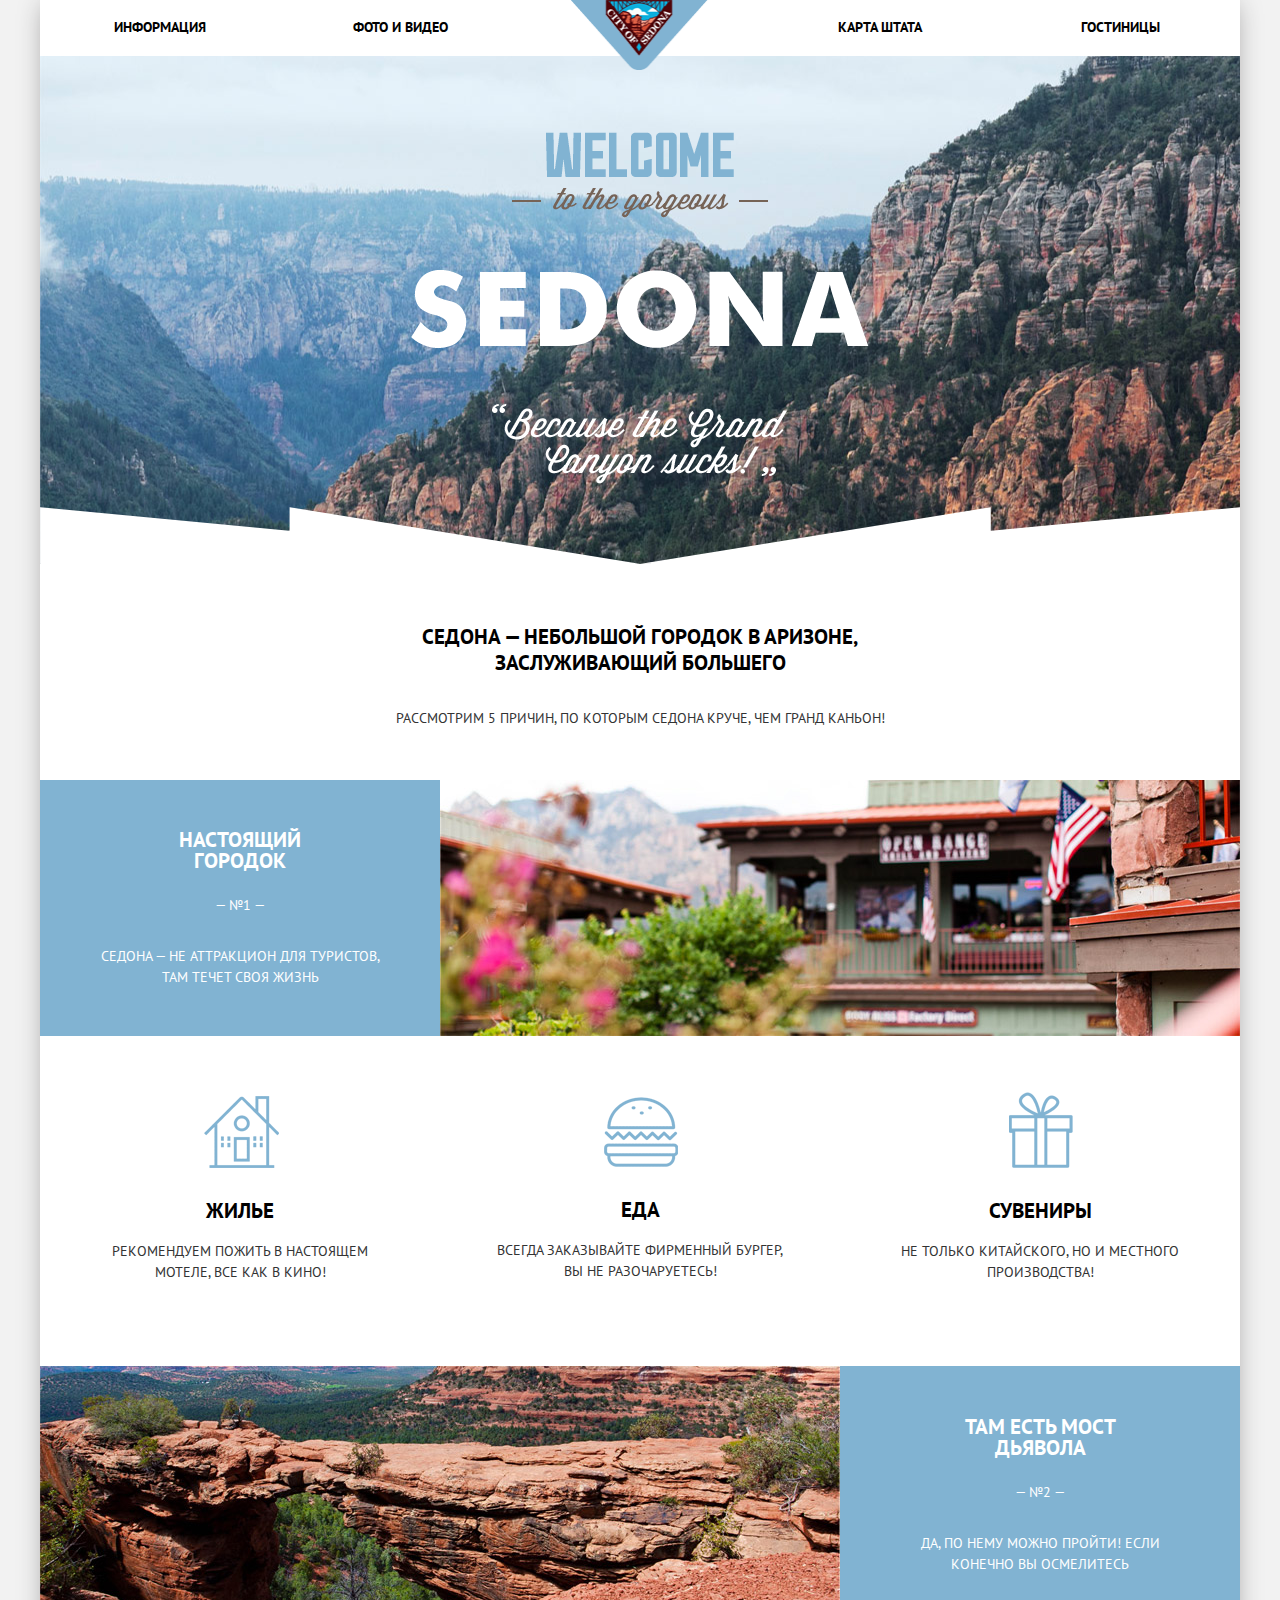
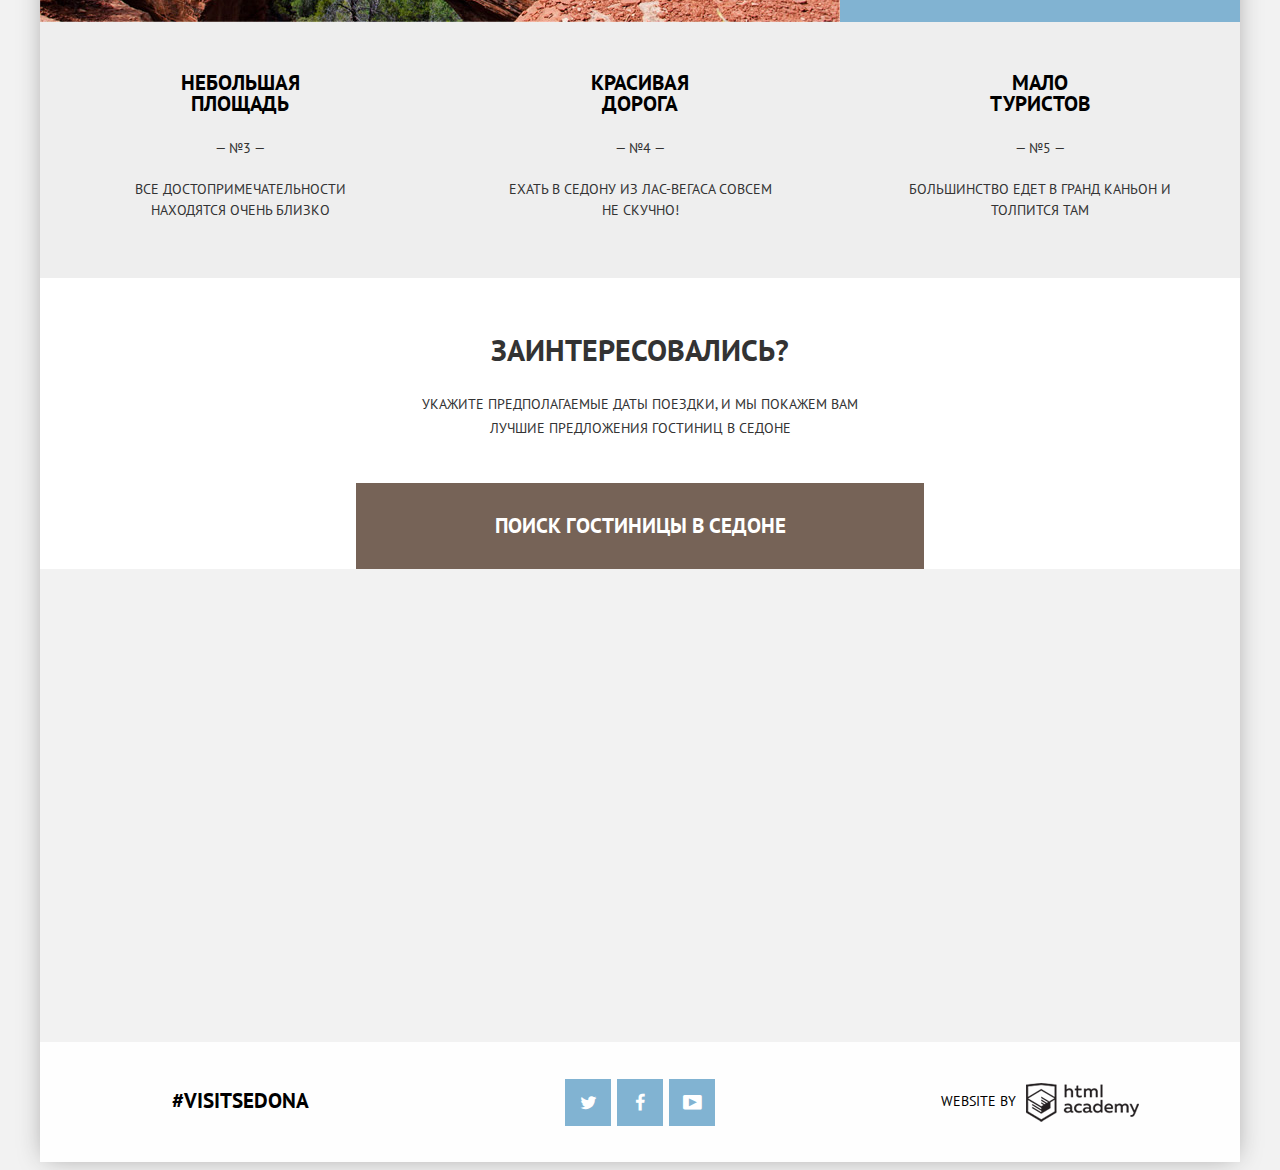
<file: index.html>
<!DOCTYPE html>
<html lang="ru">

<head>
  <meta charset="utf-8">
  <title>Седона</title>
  <link href="https://fonts.googleapis.com/css?family=PT+Sans:400,700&subset=cyrillic" rel="stylesheet">
  <link rel="stylesheet" href="css/normalize.css">
  <link rel="stylesheet" href="css/style.css">
</head>

<body>
  <div class="container">
    <header class="main-header">
      <nav class="main-nav">
        <ul>
          <li>
            <a href="#">Информация</a>
          </li>
          <li>
            <a href="#">Фото и видео</a>
          </li>
          <li>
            <a href="#">Карта штата</a>
          </li>
          <li>
            <a href="hotels.html">Гостиницы</a>
          </li>
        </ul>
      </nav>
      <div class="header-logo">
        <a href="index.html">
          <img src="img/index-logo.png" width="137" height="70" alt="logo">
        </a>
      </div>
    </header>
    <main>
      <section class="index-intro">
        <img class="text-intro" src="img/index-intro.png" alt="SEDONA">
        <img class="intro-bottom" src="img/intro-bottom.png" alt="bottom">
      </section>
      <section class="headline">
        <h2>Седона &mdash; небольшой городок в Аризоне,
					заслуживающий большего</h2>
        <p>Рассмотрим 5 причин, по которым Седона круче, чем Гранд Каньон!</p>
      </section>
      <section class="features">
        <div class="features-item	features-blue">
          <h2>Настоящий городок</h2>
          <span>&mdash; №1 &mdash;</span>
          <p>Седона &mdash; не аттракцион для туристов, там течет своя жизнь</p>
        </div>
        <div class="features-img">
          <img src="img/town.jpg" width="800" height="256" alt="town">
        </div>
      </section>
      <section class="services">
        <div class="service-item">
          <h2>Жилье</h2>
          <p>Рекомендуем пожить в настоящем мотеле, все как в кино!</p>
        </div>
        <div class="service-item">
          <h2>Еда</h2>
          <p>Всегда заказывайте фирменный бургер, вы не разочаруетесь!</p>
        </div>
        <div class="service-item">
          <h2>Сувениры</h2>
          <p>Не только китайского, но и местного производства!</p>
        </div>
      </section>
      <section class="features">
        <div class="features-img">
          <img src="img/rocks.jpg" width="800" height="256" alt="rocks">
        </div>
        <div class="features-item features-blue">
          <h2>Там есть мост дьявола</h2>
          <span>&mdash; №2 &mdash;</span>
          <p>Да, по нему можно пройти! Если конечно вы осмелитесь</p>
        </div>
      </section>
      <section class="features">
        <div class="features-item features-gray">
          <h2>Небольшая площадь</h2>
          <span>&mdash; №3 &mdash;</span>
          <p>Все достопримечательности находятся очень близко</p>
        </div>
        <div class="features-item features-gray">
          <h2>Красивая дорога</h2>
          <span>&mdash; №4 &mdash;</span>
          <p>Ехать в Седону из Лас-Вегаса совсем не скучно!</p>
        </div>
        <div class="features-item features-gray">
          <h2>Мало туристов</h2>
          <span>&mdash; №5 &mdash;</span>
          <p>Большинство едет в Гранд Каньон и толпится там</p>
        </div>
      </section>
      <section class="hotel-search">
        <div class="order">
          <h3>Заинтересовались?</h3>
          <p>Укажите предполагаемые даты поездки, и мы покажем Вам лучшие предложения гостиниц в Седоне</p>
          <a href="order-form.html" class="open-close-form">Поиск гостиницы в Седоне</a>
        </div>
      </section>
      <section class="map">
        <form class="order-form" action="https://echo.htmlacademy.ru/">
          <div class="order-form-date">
            <label for="in-date">Дата заезда:</label>
            <input type="text" name="in-date" id="in-date" value="24 апреля 2016">
            <span class="icon-calendar"></span>
          </div>
          <div class="order-form-date">
            <label for="out-date">Дата выезда:</label>
            <input type="text" name="out-date" id="out-date" value="4 июля 2016">
            <span class="icon-calendar"></span>
          </div>
          <div class="humans">
            <div class="adults">
              <label for="adults">Взрослые:</label>
              <button type="button" class="icon-minus"></button>
              <input type="text" id="adults" name="adults" value="2">
              <button type="button" class="icon-plus"></button>
            </div>
            <div class="children">
              <label for="children">Дети:</label>
              <button type="button" class="icon-minus"></button>
              <input type="text" id="children" name="children" value="0">
              <button type="button" class="icon-plus"></button>
            </div>
          </div>
          <input class="search-ok" type="submit" name="search-ok" value="Найти">
        </form>
        <iframe src="https://www.google.com/maps/embed?pb=!1m18!1m12!1m3!1d419081.08500739076!2d-112.07529035163354!3d34.85444386525423!2m3!1f0!2f0!3f0!3m2!1i1024!2i768!4f13.1!3m3!1m2!1s0x872da132f942b00d%3A0x5548c523fa6c8efd!2z0KHQtdC00L7QvdCwLCDQkNGA0LjQt9C-0L3QsCA4NjMzNiwg0KHQqNCQ!5e0!3m2!1sru!2sru!4v1472577919589" width="1200" height="593" style="border:0" allowfullscreen></iframe>
      </section>
    </main>
    <footer>
      <div class="footer-link">
        <a href="#">#VISITSEDONA</a>
      </div>
      <div class="footer-social">
        <a href="#" class="icon-twitter"></a>
        <a href="#" class="icon-facebook"></a>
        <a href="#" class="icon-youtube"></a>
      </div>
      <div class="footer-copyright">
        <a href="https://htmlacademy.ru" class="copyright-icon">Website by</a>
      </div>
    </footer>
  </div>
  <script src="js/script.min.js"></script>
</body>

</html>
</file>
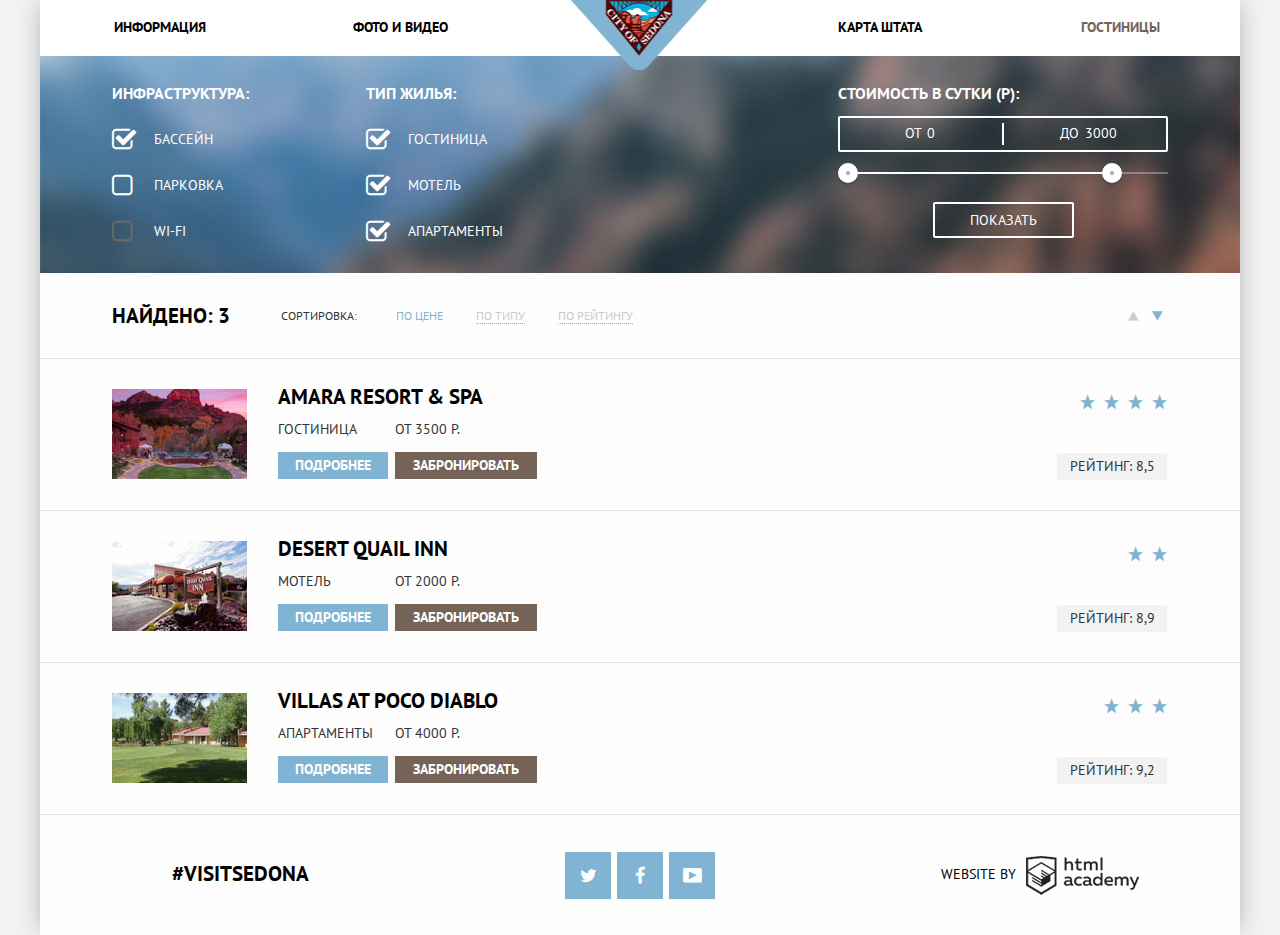
<file: hotels.html>
<!DOCTYPE html>
<html lang="ru">
  <head>
    <meta charset="utf-8">
    <title>Седона</title>
    <link href="https://fonts.googleapis.com/css?family=PT+Sans:400,700&subset=cyrillic" rel="stylesheet">
    <link rel="stylesheet" href="css/normalize.css">
    <link rel="stylesheet" href="css/style.css">
  </head>
  <body>
   <div class="container">
    <header class="main-header">
       <nav class="main-nav">
         <ul>
           <li>
             <a href="#">Информация</a>
           </li>
           <li>
             <a href="#">Фото и видео</a>
           </li>
           <li>
             <a href="#">Карта штата</a>
           </li>
           <li>
             <a href="hotels.html" class="page-active">Гостиницы</a>
           </li>
         </ul>
       </nav>
       <div class="header-logo">
         <a href="index.html">
         <img src="img/index-logo.png" width="137" height="70" alt="logo">
         </a>
       </div>
    </header>
    <main>
      <section class="choice">
        <form action="https://echo.htmlacademy.ru/" method="get">
		      <div class="choice-comfort">
            <h2>Инфраструктура:</h2>
            <ul>
              <li>
                <input type="checkbox" id="pool" checked name="pool">
                <label for="pool">Бассейн</label>
              </li>
              <li>
                <input type="checkbox" id="parking" name="parking">
                <label for="parking">Парковка</label>
              </li>
              <li>
                <input type="checkbox" id="wi-fi" disabled name="wi-fi">
                <label for="wi-fi">Wi-Fi</label>
              </li>
            </ul>
          </div>
          <div class="choice-type">
            <h2>Тип жилья:</h2>
            <ul>
              <li>
                <input type="checkbox" id="hotel" checked name="hotel">
                <label for="hotel">Гостиница</label>
              </li>
              <li>
                <input type="checkbox" id="motel" checked name="motel">
                <label for="motel">Мотель</label>
              </li>
              <li>
                <input type="checkbox" id="apartmens" checked name="apartments">
                <label for="apartmens">Апартаменты</label>
              </li>
            </ul>
          </div>
          <div class="filter-range">
            <div class="filter-range-title">
              <h2>Стоимость в сутки (р):</h2>
            </div>
            <div class="price-controls">
              <label class="min-price">от <input type="text" name="min-price" value="0"></label>
              <label class="max-price">до <input type="text" name="max-price" value="3000"></label>
            </div>
            <div class="range-controls">
              <div class="scale">
              <div class="bar"></div>
              </div>
              <div class="range-toggle range-toggle-min"></div>
              <div class="range-toggle range-toggle-max"></div>
            </div>
            <button class="btn-transparent" type="submit">Показать</button>
          </div>
		    </form>
      </section>
      <section class="sort">
        <div class="sort-finded">
          <h2>Найдено: 3</h2>
        </div>
        <div class="sort-type">
          <span>Сортировка:</span>
          <ul>
            <li><a class="active" href="#">По цене</a></li>
            <li><a href="#">По типу</a></li>
            <li><a href="#">По рейтингу</a></li>
          </ul>
        </div>
        <div class="sort-up-down">
          <ul>
		        <li><a href="#" class="icon-up-dir"></a>
			      <li><a href="#" class="icon-down-dir active"></a>
		      </ul>
        </div>
      </section>
      <article class="hotel-features">
        <div class="hotel-img">
          <img src="img/amara.jpg" width="135" height="90" alt="Amara">
        </div>
        <div class="hotel-feature">
          <h1><a href="#" class="hotel-title">AMARA RESORT &amp; SPA</a></h1>
          <div class="info">
            <span>Гостиница</span>
            <a class="btn-info" href="#">Подробнее</a>
          </div>
          <div class="book">
            <span>от 3500 р.</span>
            <a class="btn-book" href="#">Забронировать</a>
          </div>
        </div>
        <div class="hotel-rank">
          <div class="stars">
            <span class="icon-star"></span>
            <span class="icon-star"></span>
            <span class="icon-star"></span>
            <span class="icon-star"></span>
          </div>
          <span class="points">Рейтинг: 8,5</span>
        </div>
      </article>
      <article class="hotel-features">
        <div class="hotel-img">
          <img src="img/desert.jpg" width="135" height="90" alt="Desert">
        </div>
        <div class="hotel-feature">
          <h1><a href="#" class="hotel-title">DESERT QUAIL INN</a></h1>
          <div class="info">
            <span>Мотель</span>
            <a class="btn-info" href="#">Подробнее</a>
          </div>
          <div class="book">
            <span>от 2000 р.</span>
            <a class="btn-book" href="#">Забронировать</a>
          </div>
        </div>
        <div class="hotel-rank">
          <div class="stars">
            <span class="icon-star"></span>
            <span class="icon-star"></span>
          </div>
          <span class="points">Рейтинг: 8,9</span>
        </div>
      </article>
      <article class="hotel-features">
        <div class="hotel-img">
          <img src="img/villas.jpg" width="135" height="90" alt="Villas">
        </div>
        <div class="hotel-feature">
          <h1><a href="#" class="hotel-title">VILLAS AT POCO DIABLO</a></h1>
          <div class="info">
            <span>Апартаменты</span>
            <a class="btn-info" href="#">Подробнее</a>
          </div>
          <div class="book">
            <span>от 4000 р.</span>
            <a class="btn-book" href="#">Забронировать</a>
          </div>
        </div>
        <div class="hotel-rank">
          <div class="stars">
            <span class="icon-star"></span>
            <span class="icon-star"></span>
            <span class="icon-star"></span>
          </div>
          <span class="points">Рейтинг: 9,2</span>
        </div>
      </article>
    </main>
    <footer class="hotels-footer">
      <div class="footer-link">
        <a href="#">#VISITSEDONA</a>
      </div>
      <div class="footer-social">
        <a href="#" class="icon-twitter"></a>
        <a href="#" class="icon-facebook"></a>
        <a href="#" class="icon-youtube"></a>
      </div>
      <div class="footer-copyright">
        <a href="https://htmlacademy.ru" class="copyright-icon">Website by</a>
      </div>
    </footer>
   </div>
  </body>
</html>
</file>
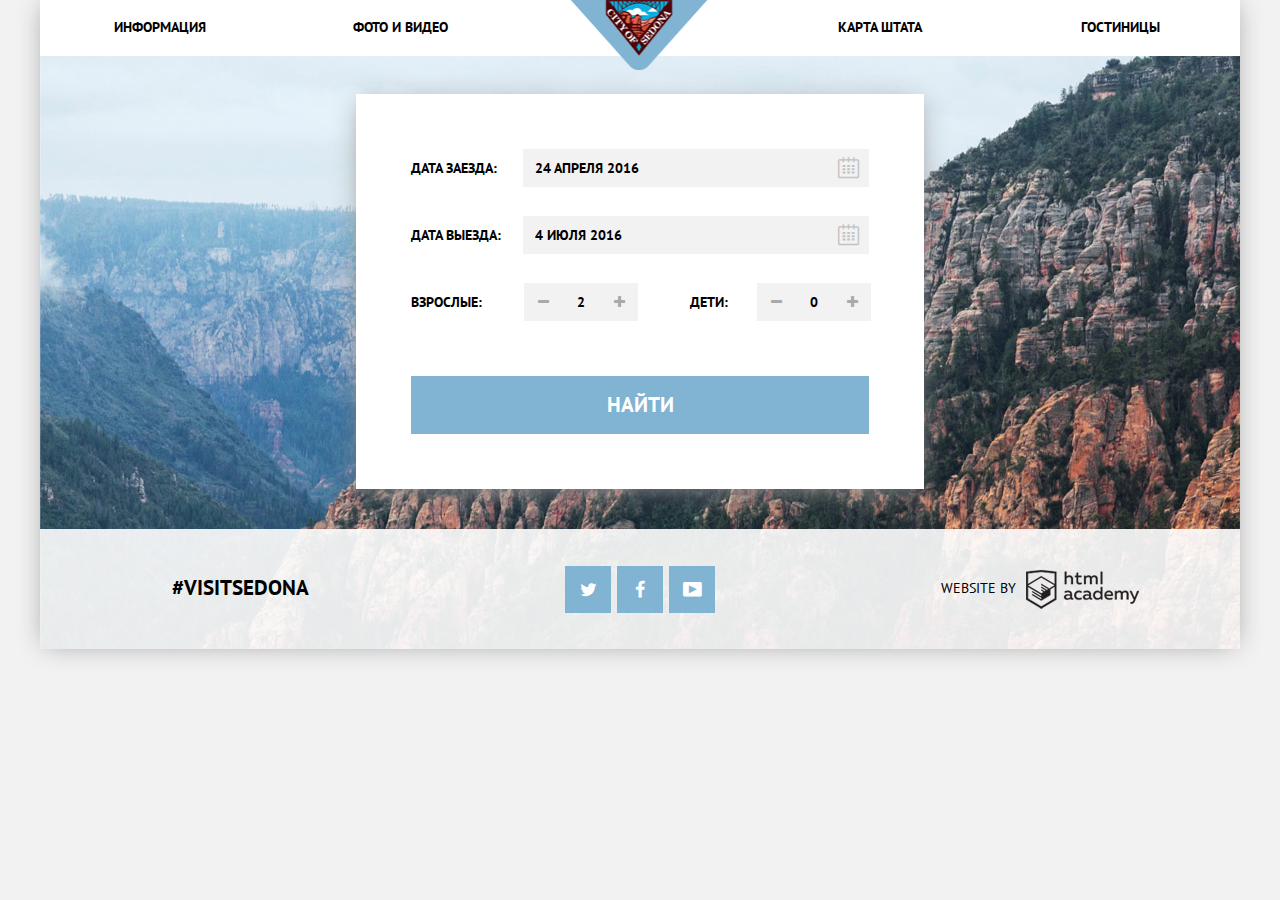
<file: order-form.html>
<!DOCTYPE html>
<html lang="ru">

<head>
  <meta charset="utf-8">
  <title>Седона</title>
  <link href="https://fonts.googleapis.com/css?family=PT+Sans:400,700&subset=cyrillic" rel="stylesheet">
  <link rel="stylesheet" href="css/normalize.css">
  <link rel="stylesheet" href="css/style.css">
</head>

<body>
  <div class="container">
    <header class="main-header">
      <nav class="main-nav">
        <ul>
          <li>
            <a href="#">Информация</a>
          </li>
          <li>
            <a href="#">Фото и видео</a>
          </li>
          <li>
            <a href="#">Карта штата</a>
          </li>
          <li>
            <a href="hotels.html">Гостиницы</a>
          </li>
        </ul>
      </nav>
      <div class="header-logo">
        <a href="index.html">
          <img src="img/index-logo.png" width="137" height="70" alt="logo">
        </a>
      </div>
    </header>
    <main>
      <section class="map order-no-js">
        <form class="order-form" action="#">
          <div class="order-form-date">
            <label for="in-date">Дата заезда:</label>
            <input type="text" name="in-date" id="in-date" value="24 апреля 2016">
            <span class="icon-calendar"></span>
          </div>
          <div class="order-form-date">
            <label for="out-date">Дата выезда:</label>
            <input type="text" name="out-date" id="out-date" value="4 июля 2016">
            <span class="icon-calendar"></span>
          </div>
          <div class="humans">
            <div class="adults">
              <label for="adults">Взрослые:</label>
              <button type="button" class="icon-minus"></button>
              <input type="text" id="adults" name="adults" value="2">
              <button type="button" class="icon-plus"></button>
            </div>
            <div class="children">
              <label for="children">Дети:</label>
              <button type="button" class="icon-minus"></button>
              <input type="text" id="children" name="children" value="0">
              <button type="button" class="icon-plus"></button>
            </div>
          </div>
          <input class="search-ok" type="submit" name="search-ok" value="Найти">
        </form>
      </section>
    </main>
    <footer>
      <div class="footer-link">
        <a href="#">#VISITSEDONA</a>
      </div>
      <div class="footer-social">
        <a href="#" class="icon-twitter"></a>
        <a href="#" class="icon-facebook"></a>
        <a href="#" class="icon-youtube"></a>
      </div>
      <div class="footer-copyright">
        <a href="https://htmlacademy.ru" class="copyright-icon">Website by</a>
      </div>
    </footer>
  </div>
</body>

</html>
</file>
<file: css/style.css>
* {
    box-sizing: border-box;
}
@font-face {
    font-weight: normal;
    font-style: normal;
    font-family: "symbols-sedona";
    src: url("../fonts/symbols-sedona.woff") format("woff"), url("../fonts/symbols-sedona.woff2") format("woff2");
}
[class^="icon-"]::before,
[class*=" icon-"]::before {
    display: inline-block;
    width: 1em;
    margin-right: 0.2em;
    margin-left: 0.2em;
    font-weight: normal;
    line-height: 1em;
    font-family: "symbols-sedona";
    text-align: center;
    text-transform: none;
    text-decoration: inherit;
    font-style: normal;
    font-variant: normal;
    speak: none;
}
.icon-facebook::before {
    content: "\66";
}
/* "f" */

.icon-twitter::before {
    content: "\74";
}
/* "t" */

.icon-up-dir::before {
    content: "\25b2";
}
/* "▲" */

.icon-down-dir::before {
    content: "\25bc";
}
/* "▼" */

.icon-star::before {
    content: "\2605";
}
/* "★" */

.icon-check-off::before {
    content: "\2610";
}
/* "☐" */

.icon-check-on::before {
    content: "\2611";
}
/* "☑" */

.icon-calendar::before {
    content: "\e800";
}
/* "" */

.icon-plus::before {
    content: "\e801";
}
/* "" */

.icon-minus::before {
    content: "\e802";
}
/* "" */

.icon-youtube::before {
    content: "\f39e";
}
/* "" */

body {
    font-family: "PT Sans", "Arial", sans-serif;
    font-size: 14px;
    color: #333333;
    line-height: 26px;
    text-transform: uppercase;
    width: 100%;
    background-color: #f2f2f2;
}
h1 {
    font-family: "PT Sans", "Arial", sans-serif;
    font-size: 21px;
    color: #000000;
    line-height: 26px;
    font-weight: bold;
}
h2 {
    font-family: "PT Sans", "Arial", sans-serif;
    font-size: 21px;
    color: #000000;
    line-height: 26px;
    font-weight: bold;
}
a {
    text-decoration: none;
    color: #000000;
}
.container {
    display: -webkit-box;
    display: -ms-flexbox;
    display: flex;
    -webkit-box-orient: vertical;
    -webkit-box-direction: normal;
    -ms-flex-direction: column;
    flex-direction: column;
    width: 1200px;
    margin: 0 auto;
    box-shadow: 0 0 25px -5px #9b9a9a;
}
.main-header {
    display: -webkit-box;
    display: -ms-flexbox;
    display: flex;
    position: relative;
    height: 56px;
}
.main-nav {
    background-color: #ffffff;
}
.main-nav ul {
    display: -webkit-box;
    display: -ms-flexbox;
    display: flex;
    -webkit-box-pack: justify;
    -ms-flex-pack: justify;
    justify-content: space-between;
    list-style: none;
    padding: 0;
}
.main-nav ul li {
    width: 240px;
    text-align: center;
}
.main-nav a {
    text-decoration: none;
    color: #000000;
    font-weight: bold;
}
.main-nav a:hover {
    color: #81b3d2;
}
.main-nav a:active {
    color: #cacaca;
}
.main-nav .page-active {
    color: #766357;
}
.main-nav .page-active:hover {
    color: #604e43;
}
.main-nav .page-active:active {
    color: #dbd8d5;
}
.main-nav ul li:nth-child(2) {
    margin-right: 240px;
}
.main-header .header-logo {
    position: absolute;
    top: 0;
    left: 50%;
    margin-left: -69px;
    z-index: 100;
}
.index-intro {
    display: -webkit-box;
    display: -ms-flexbox;
    display: flex;
    -webkit-box-orient: vertical;
    -webkit-box-direction: normal;
    -ms-flex-direction: column;
    flex-direction: column;
    -webkit-box-align: center;
    -ms-flex-align: center;
    align-items: center;
    background: #3c76a2 url("../img/intro-photo.jpg") 50% 21% no-repeat;
}
.text-intro {
    width: 458px;
    height: 352px;
    margin-top: 76px;
}
.intro-bottom {
    width: 100%;
    height: 57px;
    margin-top: 23px;
}
.headline {
    display: -webkit-box;
    display: -ms-flexbox;
    display: flex;
    -webkit-box-orient: vertical;
    -webkit-box-direction: normal;
    -ms-flex-direction: column;
    flex-direction: column;
    -webkit-box-pack: center;
    -ms-flex-pack: center;
    justify-content: center;
    width: 1200px;
    min-height: 216px;
    background-color: #ffffff;
}
.headline h2 {
    color: #000000;
    text-align: center;
    padding-left: 355px;
    padding-right: 355px;
    margin-bottom: 15px;
    padding-top: 7px;
}
.headline p {
    text-align: center;
    padding-left: 355px;
    padding-right: 355px;
}
.features {
    display: -webkit-box;
    display: -ms-flexbox;
    display: flex;
    min-height: 256px;
    position: relative;
    z-index: 4;
}
.features-item {
    width: 400px;
    padding-top: 32px;
    line-height: 21px;
}
.features-img {
    line-height: 0;
}
.features-item h2 {
    text-align: center;
    padding-left: 124px;
    padding-right: 124px;
    line-height: 21px;
}
.features-item,
span {
    text-align: center;
}
.features-item p {
    padding-left: 50px;
    padding-right: 50px;
}
.features-blue {
    background-color: #81b3d2;
    color: #ffffff;
}
.features-blue p {
    margin-top: 30px;
}
.features-gray {
    background-color: #eeeeee;
}
.features-gray h2 {
    margin-bottom: 24px;
}
.features-gray p {
    padding-left: 60px;
    padding-right: 60px;
    margin-top: 20px;
}
.features-blue h2 {
    color: #ffffff;
    margin-bottom: 24px;
}
.services {
    background-color: #ffffff;
    width: 1200px;
    display: -webkit-box;
    display: -ms-flexbox;
    display: flex;
}
.service-item {
    color: #333333;
    text-align: center;
    width: 400px;
    margin: 0 auto;
}
.service-item p {
    padding-bottom: 69px;
}
.service-item h2::before {
    content: "";
    background: url(../img/spritesheet.png) no-repeat;
    display: block;
}
.service-item:first-child h2::before {
    width: 75px;
    height: 72px;
    background-position: -5px -232px;
    margin: 60px 0 30px 164px;
}
.service-item:nth-child(2) h2::before {
    width: 74px;
    height: 70px;
    background-position: -5px -152px;
    margin: 61px 0 30px 164px;
}
.service-item:last-child h2::before {
    width: 64px;
    height: 76px;
    background-position: -5px -314px;
    margin: 56px 0 30px 169px;
}
.service-item p {
    line-height: 21px;
    padding-left: 50px;
    padding-right: 50px;
}
.hotel-search {
    display: -webkit-box;
    display: -ms-flexbox;
    display: flex;
    -webkit-box-orient: vertical;
    -webkit-box-direction: normal;
    -ms-flex-direction: column;
    flex-direction: column;
    text-align: center;
    width: 100%;
    position: relative;
    z-index: 5;
    background-color: #ffffff;
}
.hotel-search h3 {
    font-size: 30px;
    line-height: 24px;
    padding-top: 30px;
}
.hotel-search p {
    padding-left: 375px;
    padding-right: 375px;
    padding-bottom: 29px;
    line-height: 24px;
}
.hotel-search a {
    display: inline-block;
    min-width: 568px;
    background: #766357;
    text-decoration: none;
    color: #ffffff;
    margin: 0 auto;
    padding-top: 30px;
    padding-bottom: 30px;
    font-size: 21px;
    font-weight: bold;
}
.order {
    width: auto;
}
.map {
    position: relative;
    background-image: #f2f1ef url(../img/map.jpg);
    width: 1200px;
    height: 593px;
}
.order-form {
    width: 568px;
    height: 395px;
    background-color: #ffffff;
    position: absolute;
    top: 0;
    left: 316px;
    padding: 55px;
    font-size: 14px;
    line-height: 26px;
    color: #000000;
    font-weight: bold;
    box-shadow: 0 5px 25px -5px #939393;
    display: none;
    z-index: 3;
}
.order-form-show {
    display: block;
    -webkit-animation: bounce 0.5s;
    animation: bounce 0.5s;
}
@-webkit-keyframes bounce {
    0% {
        -webkit-transform: translateY(-395px);
        transform: translateY(-395px);
    }
    100% {
        -webkit-transform: translateY(0);
        transform: translateY(0);
    }
}
@keyframes bounce {
    0% {
        -webkit-transform: translateY(-395px);
        transform: translateY(-395px);
    }
    100% {
        -webkit-transform: translateY(0);
        transform: translateY(0);
    }
}
.order-no-js {
    background: #3c76a2 url("../img/intro-photo.jpg") 50% 21% no-repeat;
}
.order-no-js .order-form {
    display: block;
    top: 38px;
}
.order-form .search-ok {
    width: 100%;
    height: 58px;
    margin: 55px auto;
    background-color: #81b3d2;
    border: none;
    padding: 0;
    color: #ffffff;
    font-size: 21px;
    line-height: 26px;
}
.order-form .search-ok:hover {
    background-color: #669ec0;
}
.order-form .search-ok:active {
    background-color: #5496bd;
    color: #88b6d1;
}
.order-form input {
    text-transform: uppercase;
}
.order-form-date {
    margin-bottom: 29px;
    display: -webkit-box;
    display: -ms-flexbox;
    display: flex;
    -webkit-box-pack: justify;
    -ms-flex-pack: justify;
    justify-content: space-between;
    -webkit-box-align: center;
    -ms-flex-align: center;
    align-items: center;
    position: relative;
}
.order-form-date input {
    width: 346px;
    height: 38px;
    background-color: #f2f2f2;
    border: none;
    padding-left: 12px;
    outline: none;
    padding-right: 42px;
}
.order-form-date label {
    display: block;
    width: 112px;
}
.icon-calendar {
    position: absolute;
    top: 0;
    right: 0;
    font-size: 21px;
    color: #c2c2c2;
    z-index: 2;
    padding: 6px;
}
.icon-calendar:hover {
    color: #000000;
}
.icon-calendar:active {
    color: #81b3d2;
}
.order-form-date input:hover {
    background-color: #ebebeb;
}
.order-form-date input:focus {
    background-color: #ffffff;
    box-shadow: inset 0 0 0 2px #e5e5e5;
}
.humans {
    display: -webkit-box;
    display: -ms-flexbox;
    display: flex;
    -webkit-box-pack: justify;
    -ms-flex-pack: justify;
    justify-content: space-between;
}
.children {
    width: 179px;
}
.adults {
    width: 226px;
}
.adults input,
.adults button,
.children input,
.children button {
    width: 38px;
    height: 38px;
    background-color: #f2f2f2;
    border: none;
    text-align: center;
    margin-right: -4px;
    padding: 0;
    outline: none;
}
.children .icon-minus {
    margin-left: 25px;
}
.adults .icon-minus {
    margin-left: 38px;
}
.icon-minus,
.icon-plus {
    color: #a9a9a9;
}
.icon-minus:hover,
.icon-plus:hover {
    color: #000000;
}
.icon-minus:active,
.icon-plus:active {
    color: #81b3d2;
}
footer {
    position: relative;
    display: -webkit-box;
    display: -ms-flexbox;
    display: flex;
    -webkit-box-align: center;
    -ms-flex-align: center;
    align-items: center;
    width: 1200px;
    height: 120px;
    background: rgba(255, 255, 255, 0.9);
    margin-top: -120px;
    z-index: 1;
}
.footer-link {
    width: 400px;
    height: auto;
    text-align: center;
}
.footer-link a {
    color: #000000;
    font-weight: bold;
    font-size: 21px;
    line-height: 26px;
}
.footer-social {
    width: 400px;
    height: auto;
    text-align: center;
}
.icon-twitter {
    font-size: 18px;
    color: #ffffff;
    background-color: #81b3d2;
    margin-right: 2px;
    display: inline-block;
    width: 46px;
    height: 47px;
    line-height: 47px;
    vertical-align: middle;
}
.icon-facebook {
    font-size: 18px;
    color: #ffffff;
    background-color: #81b3d2;
    margin-right: 2px;
    display: inline-block;
    width: 46px;
    height: 47px;
    line-height: 47px;
    vertical-align: middle;
}
.icon-youtube {
    font-size: 22px;
    color: #ffffff;
    background-color: #81b3d2;
    display: inline-block;
    width: 46px;
    height: 47px;
    line-height: 47px;
    vertical-align: middle;
}
.footer-social a:hover {
    background-color: #669ec0;
}
.footer-social a:active {
    background-color: #5496bd;
    color: #88b6d1;
}
.footer-copyright {
    width: 400px;
    height: auto;
    text-align: center;
}
.footer-copyright a {
    display: block;
    color: #000000;
}
.footer-copyright a::after {
    content: "";
    display: inline-block;
    width: 113px;
    height: 39px;
    background-image: url(../img/spritesheet.png);
    background-position: -5px -5px;
    margin-left: 10px;
    vertical-align: middle;
}
.footer-copyright a:hover::after {
    background-position: -5px -103px;
}
.footer-copyright a:active::after {
    background-position: -5px -54px;
}
.choice {
    display: -webkit-box;
    display: -ms-flexbox;
    display: flex;
    -webkit-box-orient: vertical;
    -webkit-box-direction: normal;
    -ms-flex-direction: column;
    flex-direction: column;
    color: #ffffff;
    background: #6f7279 url("../img/filter-background.jpg") 50% 16% no-repeat;
}
.choice h2 {
    color: #ffffff;
    font-size: 16px;
    font-weight: bold;
}
.choice ul {
    list-style: none;
    margin-left: 0;
    padding-left: 0;
}
.choice form {
    display: -webkit-box;
    display: -ms-flexbox;
    display: flex;
    -webkit-box-pack: justify;
    -ms-flex-pack: justify;
    justify-content: space-between;
    width: auto;
    height: 217px;
}
.choice label {
    cursor: pointer;
}
.choice-comfort {
    width: 300px;
    padding-left: 72px;
}
.choice-type {
    width: 300px;
    padding-left: 26px;
}
.choice-comfort input,
.choice-type input {
    display: none;
}
.choice-comfort label::before,
.choice-type label::before {
    content: "\2610";
    font-family: "symbols-sedona";
    width: 26px;
    height: 22px;
    font-size: 26px;
    margin-right: 16px;
    vertical-align: middle;
    cursor: pointer;
    display: inline-block;
}
input[type=checkbox]:checked + label::before {
    content: "\2611";
}
input[type=checkbox]:disabled + label::before {
    content: "\2610";
    color: #6a6a6a;
}
input[type=checkbox]:checked:disabled + label::before {
    content: "\2611";
    color: #6a6a6a;
}
.choice-comfort li,
.choice-type li {
    display: block;
    height: 46px;
}
.choice h2 {
    margin-top: 24px;
    margin-bottom: 20px;
}
.choice-comfort label,
.choice-type label {
    line-height: 21px;
    font-size: 14px;
}
.filter-range {
    width: 330px;
    margin-left: 198px;
    margin-right: 72px;
}
.filter-range-title h2 {
    margin-bottom: 10px;
}
.price-controls {
    height: 36px;
    margin-bottom: 20px;
    border: 2px solid #ffffff;
    border-radius: 2px;
    font-size: 0;
    position: relative;
}
.price-controls::after {
    content: "";
    position: absolute;
    top: 50%;
    left: 50%;
    -webkit-transform: translate(-50%, -50%);
    transform: translate(-50%, -50%);
    width: 2px;
    height: 22px;
    background: #ffffff;
}
.price-controls label {
    display: inline-block;
    font-size: 14px;
    line-height: 30px;
    vertical-align: top;
    cursor: pointer;
}
.price-controls .min-price,
.price-controls .max-price {
    width: 155px;
    padding-left: 65px;
}
.price-controls input {
    width: 50px;
    margin: 0;
    color: inherit;
    font: inherit;
    background: none;
    border: none;
    outline: none;
    line-height: 21px;
}
.range-controls {
    position: relative;
    margin-bottom: 28px;
}
.range-controls .scale {
    height: 2px;
    background: rgba(255, 255, 255, 0.3);
}
.range-controls .bar {
    width: 80%;
    height: 2px;
    background: #ffffff;
}
.range-toggle {
    width: 20px;
    height: 20px;
    position: absolute;
    top: -9px;
    background: #ababab;
    border: 8px solid #ffffff;
    border-radius: 50%;
    box-shadow: 0 2px 1px 0 rgba(0, 1, 1, 0.2);
    cursor: pointer;
}
.range-toggle-min {
    left: 0;
}
.range-toggle-max {
    left: 80%;
}
.range-toggle:hover {
    background: #1c4f80;
}
.btn-transparent {
    display: block;
    margin: 0 auto;
    padding: 6px 35px;
    font-size: 14px;
    line-height: 20px;
    color: #ffffff;
    text-transform: uppercase;
    background: transparent;
    border: 2px solid #ffffff;
    border-radius: 2px;
    outline: none;
    cursor: pointer;
}
.btn-transparent:hover {
    color: #000000;
    background: #ffffff;
}
.sort {
    display: -webkit-box;
    display: -ms-flexbox;
    display: flex;
    -webkit-box-pack: justify;
    -ms-flex-pack: justify;
    justify-content: space-between;
    height: 86px;
    border-bottom: 1px solid #e5e5e5;
    background-color: #fefefe;
}
.sort-type ul {
    display: inline-block;
    list-style: none;
    padding-left: 36px;
}
.sort-type li {
    display: inline-block;
    margin-right: 30px;
}
.sort-type a {
    color: #cacaca;
    border-bottom: 1px dotted #81b3d2;
}
.sort-type a:hover {
    color: #81b3d2;
}
.sort-type a:active {
    color: #000000;
    border-bottom: none;
}
.sort-type .active {
    border-bottom: none;
    color: #81b3d2;
}
.sort-type .active:active {
    color: #81b3d2;
}
.sort span {
    display: inline-block;
}
.sort-finded {
    margin-left: 72px;
    -ms-flex-item-align: center;
    align-self: center;
}
.sort-type {
    width: 769px;
    margin-left: 44px;
    font-size: 12px;
    -ms-flex-item-align: center;
    align-self: center;
}
.sort-up-down {
    width: 183px;
    -ms-flex-item-align: center;
    align-self: center;
    font-size: 23px;
}
.sort-up-down li {
    display: inline-block;
    width: 24px;
}
.sort-up-down ul {
    padding-left: 60px;
}
.icon-up-dir,
.icon-down-dir {
    color: #cccccc;
}
.icon-up-dir:hover,
.icon-down-dir:hover {
    color: #000000;
}
.icon-up-dir:active,
.icon-down-dir:active {
    color: #81b3d2;
}
.icon-down-dir.active {
    color: #81b3d2;
}
.hotel-features {
    display: -webkit-box;
    display: -ms-flexbox;
    display: flex;
    min-height: 152px;
    -webkit-box-pack: justify;
    -ms-flex-pack: justify;
    justify-content: space-between;
    border-bottom: 1px solid #e5e5e5;
    padding-top: 30px;
    padding-bottom: 30px;
    background-color: #fefefe;
}
.hotel-img {
    width: 207px;
    height: 90px;
    padding-left: 72px;
}
.hotel-features .hotel-feature {
    width: 769px;
    margin-left: 20px;
}
.hotel-features .hotel-rank {
    width: 183px;
}
.hotel-feature h1 {
    margin-top: -5px;
    margin-bottom: 6px;
}
.hotel-title:hover {
    color: #81b3d2;
}
.hotel-title:active {
    color: #cacaca;
}
.hotel-feature a {
    text-decoration: none;
}
.info .btn-info {
    display: block;
    width: 110px;
    height: 27px;
    background-color: #81b3d2;
    color: #ffffff;
    font-size: 14px;
    line-height: 27px;
    font-weight: bold;
    text-align: center;
    margin-top: 10px;
}
.info .btn-info:hover {
    background-color: #669ec0;
}
.info .btn-info:active {
    background-color: #5496bd;
    color: #88b6d1;
}
.book .btn-book {
    display: block;
    width: 142px;
    height: 27px;
    background-color: #766357;
    color: #ffffff;
    font-size: 14px;
    line-height: 27px;
    font-weight: bold;
    text-align: center;
    margin-top: 10px;
}
.book .btn-book:hover {
    background-color: #604e43;
}
.book .btn-book:active {
    background-color: #503e33;
    color: #857871;
}
.info,
.book {
    display: inline-block;
    margin-right: 3px;
}
.stars {
    text-align: right;
    padding-right: 74px;
    color: #81b3d2;
    font-size: 17px;
    letter-spacing: -10px;
}
.hotel-rank .points {
    display: block;
    margin-top: 38px;
    margin-right: 46px;
    width: 110px;
    height: 27px;
    background-color: #f2f2f2;
}
.hotels-footer {
    background-color: #fefefe;
    margin: 0;
}
</file>
